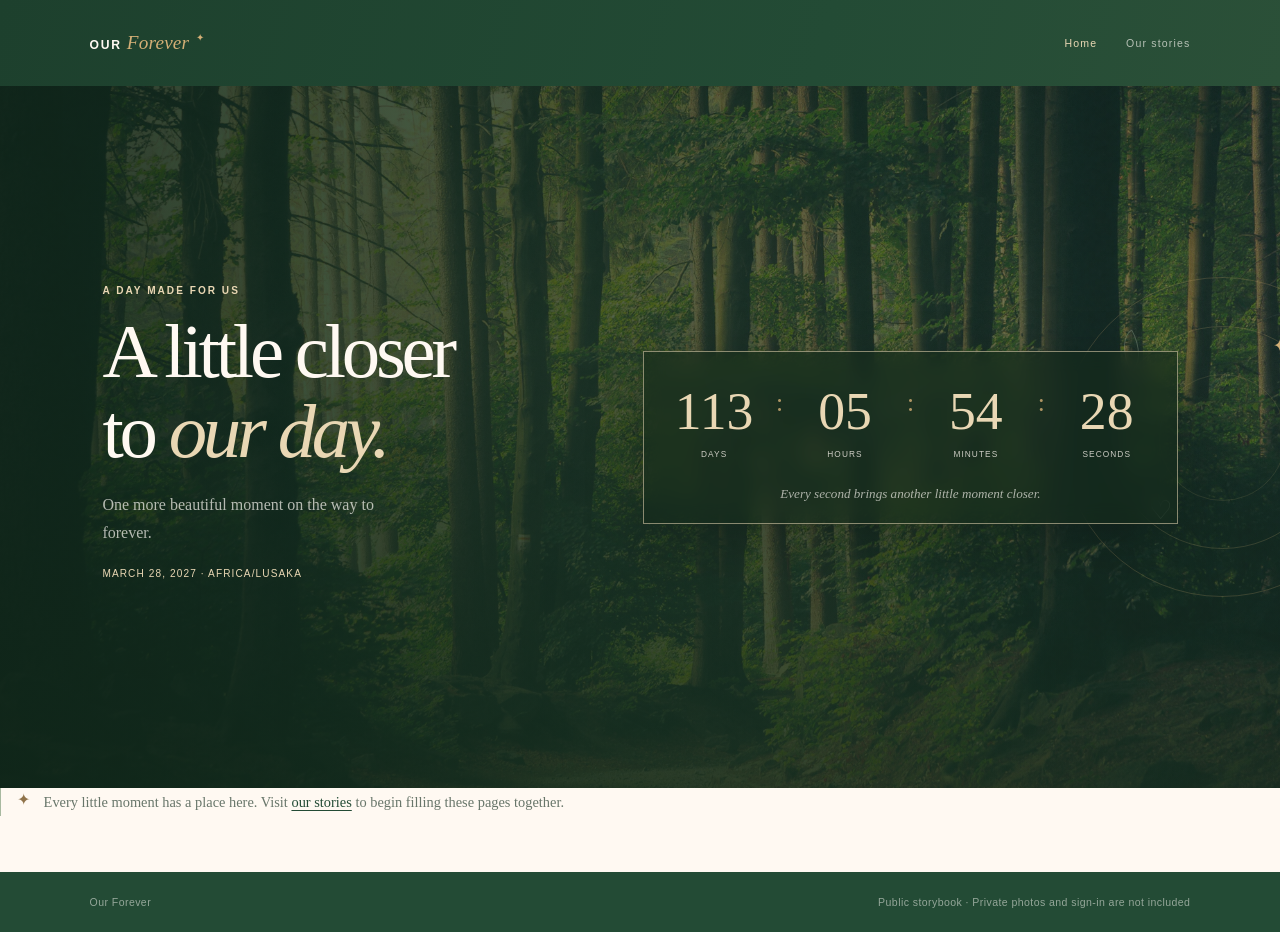
<file: index.html>
<!doctype html>
<html lang="en">
<head>
  <meta charset="utf-8">
  <meta name="viewport" content="width=device-width, initial-scale=1">
  <meta name="theme-color" content="#234B35">
  <title>Our Forever · Home</title>
  <link rel="stylesheet" href="css/site.css">
  <script src="js/static-home.js" defer></script>
</head>
<body class="dashboard-page">
  <header class="app-header">
    <a class="brand" href="index.html">Our <em>Forever</em><span aria-hidden="true">✦</span></a>
    <nav class="private-nav" aria-label="Our Forever navigation"><a class="active" aria-current="page" href="index.html">Home</a><a href="stories.html">Our stories</a></nav>
  </header>
  <main class="dashboard-main home-main">
    <section class="welcome-panel" aria-labelledby="welcome-title">
      <div class="welcome-scenery" aria-hidden="true"></div>
      <div class="welcome-shade" aria-hidden="true"></div>
      <div class="welcome-copy">
        <p class="eyebrow">A day made for us</p>
        <h1 id="welcome-title">A little closer<br>to <em>our day.</em></h1>
        <p class="welcome-caption">One more beautiful moment on the way to forever.</p>
        <p class="date-label" id="date-label">March 28, 2027 · Africa/Lusaka</p>
      </div>
      <div class="countdown-card" aria-label="Time until our anniversary">
        <div class="count-unit"><span id="count-days">—</span><small>Days</small></div><span class="count-separator" aria-hidden="true">:</span>
        <div class="count-unit"><span id="count-hours">—</span><small>Hours</small></div><span class="count-separator" aria-hidden="true">:</span>
        <div class="count-unit"><span id="count-minutes">—</span><small>Minutes</small></div><span class="count-separator" aria-hidden="true">:</span>
        <div class="count-unit"><span id="count-seconds">—</span><small>Seconds</small></div>
        <p id="count-message" class="count-message" role="status" aria-live="polite">Finding the moments until our day…</p>
      </div>
      <div class="hero-ornament" aria-hidden="true"><span class="hero-orbit"></span><span class="hero-orbit hero-orbit-inner"></span><span class="hero-star">✦</span><span class="hero-heart">♡</span></div>
    </section>
    <aside class="welcome-note"><span aria-hidden="true">✦</span><p>Every little moment has a place here. Visit <a href="stories.html">our stories</a> to begin filling these pages together.</p></aside>
  </main>
  <footer class="app-footer"><span>Our Forever</span><span>Public storybook · Private photos and sign-in are not included</span></footer>
</body>
</html>
</file>
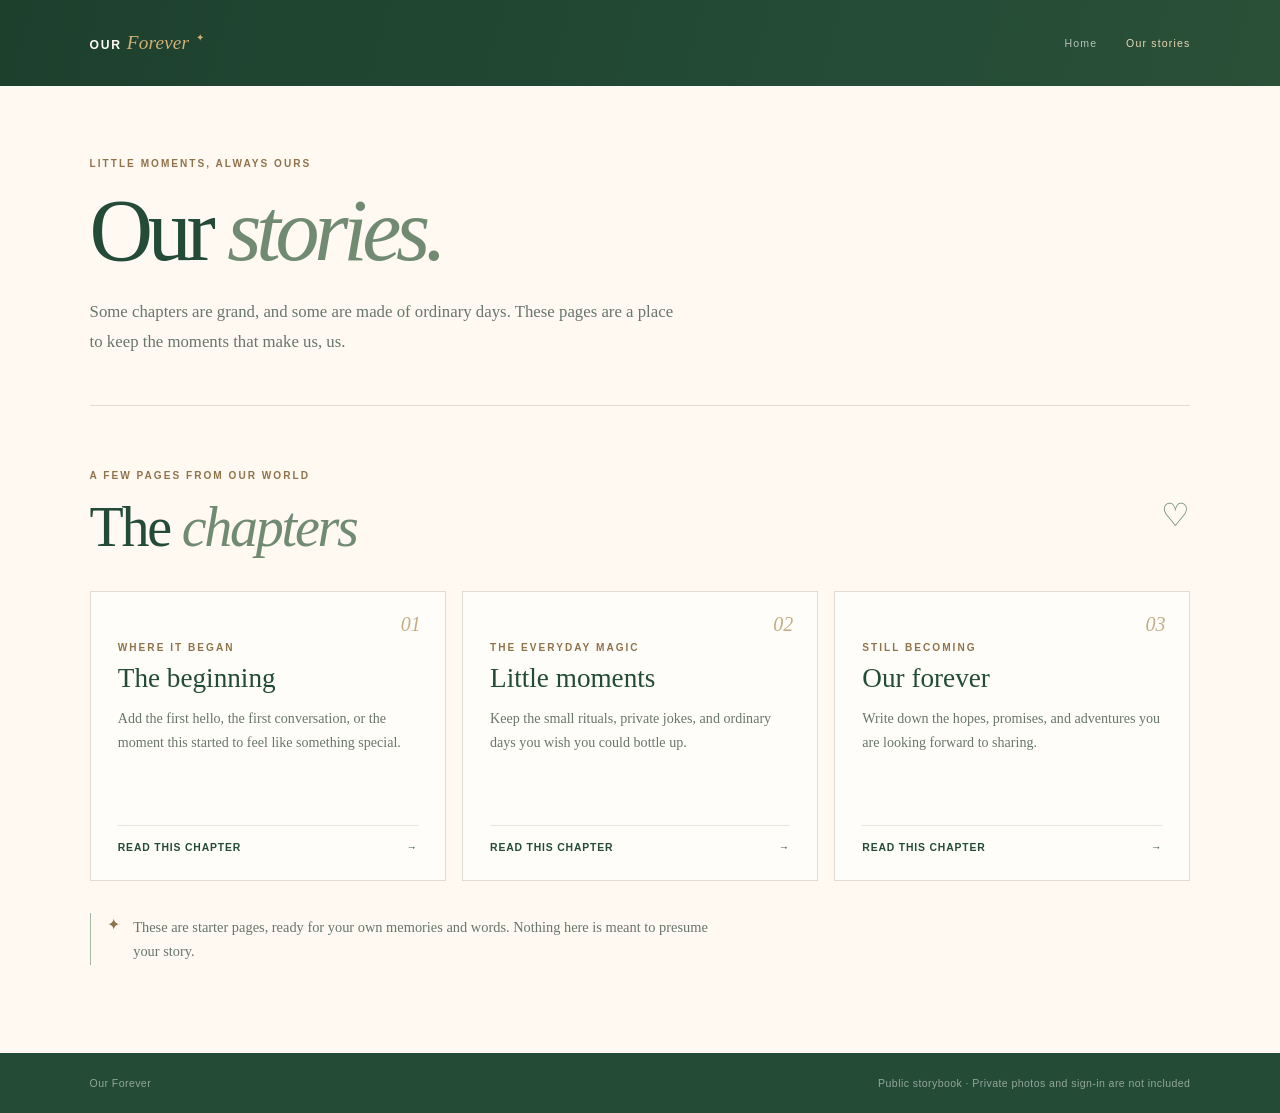
<file: stories.html>
<!doctype html>
<html lang="en">
<head>
  <meta charset="utf-8">
  <meta name="viewport" content="width=device-width, initial-scale=1">
  <meta name="theme-color" content="#234B35">
  <title>Our stories · Our Forever</title>
  <link rel="stylesheet" href="css/site.css">
</head>
<body class="dashboard-page">
  <header class="app-header">
    <a class="brand" href="index.html">Our <em>Forever</em><span aria-hidden="true">✦</span></a>
    <nav class="private-nav" aria-label="Our Forever navigation"><a href="index.html">Home</a><a class="active" aria-current="page" href="stories.html">Our stories</a></nav>
  </header>
  <main class="dashboard-main story-main">
    <section class="story-hero" aria-labelledby="stories-title">
      <p class="eyebrow">Little moments, always ours</p>
      <h1 id="stories-title">Our <em>stories.</em></h1>
      <p>Some chapters are grand, and some are made of ordinary days. These pages are a place to keep the moments that make us, us.</p>
    </section>
    <section class="story-list-section" aria-labelledby="chapters-title">
      <div class="section-heading">
        <div><p class="eyebrow">A few pages from our world</p><h2 id="chapters-title">The <em>chapters</em></h2></div>
        <span class="latest-mark" aria-hidden="true">♡</span>
      </div>
      <div class="story-grid">
        <a class="story-card" href="story-beginning.html">
          <span class="story-number" aria-hidden="true">01</span>
          <p class="eyebrow">Where it began</p>
          <h3>The beginning</h3>
          <p>Add the first hello, the first conversation, or the moment this started to feel like something special.</p>
          <span class="story-link">Read this chapter <span aria-hidden="true">→</span></span>
        </a>
        <a class="story-card" href="story-small-moments.html">
          <span class="story-number" aria-hidden="true">02</span>
          <p class="eyebrow">The everyday magic</p>
          <h3>Little moments</h3>
          <p>Keep the small rituals, private jokes, and ordinary days you wish you could bottle up.</p>
          <span class="story-link">Read this chapter <span aria-hidden="true">→</span></span>
        </a>
        <a class="story-card" href="story-forever.html">
          <span class="story-number" aria-hidden="true">03</span>
          <p class="eyebrow">Still becoming</p>
          <h3>Our forever</h3>
          <p>Write down the hopes, promises, and adventures you are looking forward to sharing.</p>
          <span class="story-link">Read this chapter <span aria-hidden="true">→</span></span>
        </a>
      </div>
    </section>
    <aside class="welcome-note"><span aria-hidden="true">✦</span><p>These are starter pages, ready for your own memories and words. Nothing here is meant to presume your story.</p></aside>
  </main>
  <footer class="app-footer"><span>Our Forever</span><span>Public storybook · Private photos and sign-in are not included</span></footer>
</body>
</html>
</file>
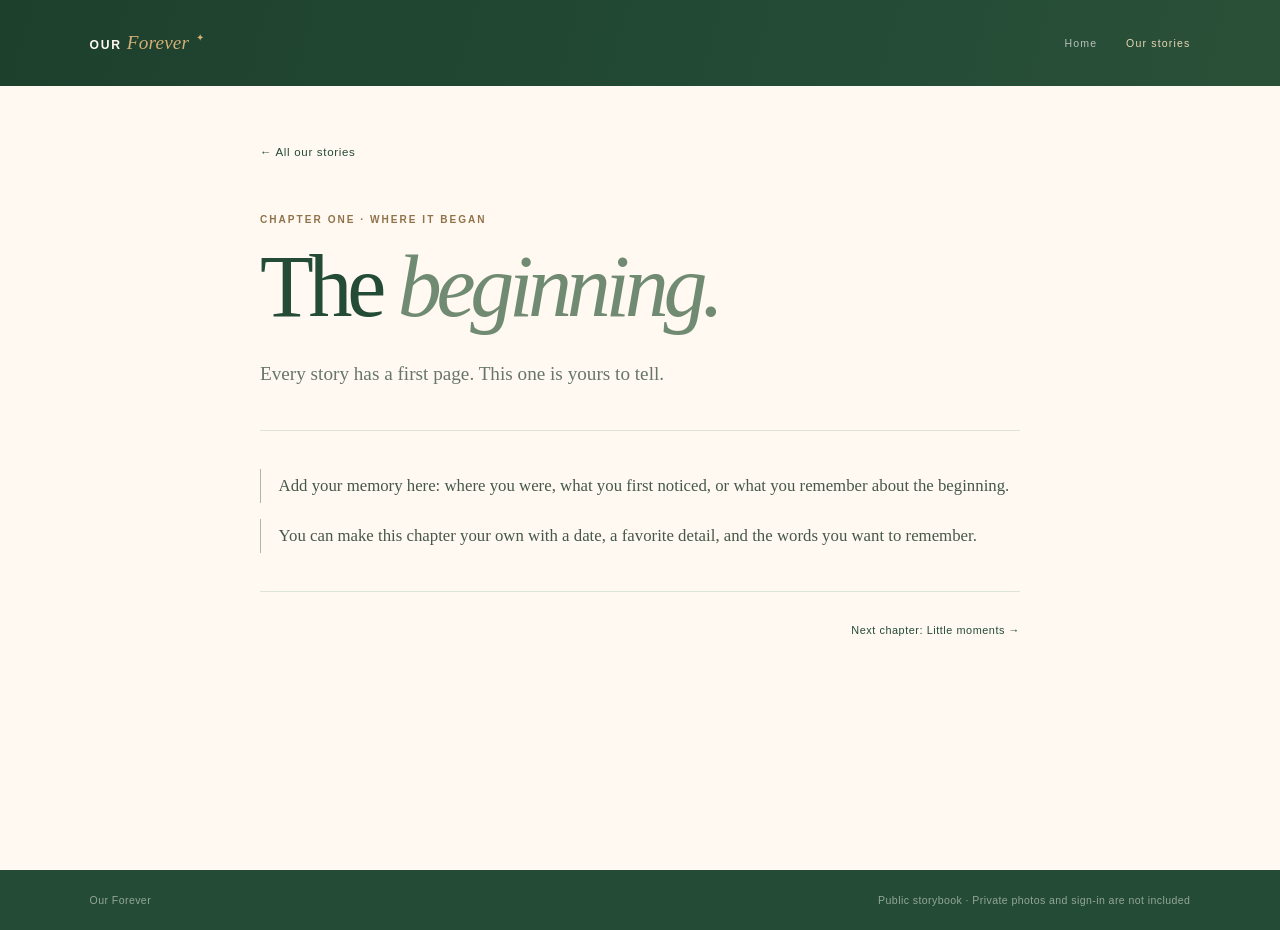
<file: story-beginning.html>
<!doctype html>
<html lang="en">
<head>
  <meta charset="utf-8">
  <meta name="viewport" content="width=device-width, initial-scale=1">
  <meta name="theme-color" content="#234B35">
  <title>The beginning · Our Forever</title>
  <link rel="stylesheet" href="css/site.css">
</head>
<body class="dashboard-page">
  <header class="app-header">
    <a class="brand" href="index.html">Our <em>Forever</em><span aria-hidden="true">✦</span></a>
    <nav class="private-nav" aria-label="Our Forever navigation"><a href="index.html">Home</a><a class="active" aria-current="page" href="stories.html">Our stories</a></nav>
  </header>
  <main class="dashboard-main story-main">
    <article class="story-article">
      <a class="back-link" href="stories.html">← All our stories</a>
      <p class="eyebrow">Chapter one · Where it began</p>
      <h1>The <em>beginning.</em></h1>
      <p class="story-lede">Every story has a first page. This one is yours to tell.</p>
      <div class="story-copy">
        <p class="story-placeholder">Add your memory here: where you were, what you first noticed, or what you remember about the beginning.</p>
        <p class="story-placeholder">You can make this chapter your own with a date, a favorite detail, and the words you want to remember.</p>
      </div>
      <nav class="story-pagination" aria-label="Story chapters">
        <span aria-hidden="true"></span>
        <a href="story-small-moments.html">Next chapter: Little moments <span aria-hidden="true">→</span></a>
      </nav>
    </article>
  </main>
  <footer class="app-footer"><span>Our Forever</span><span>Public storybook · Private photos and sign-in are not included</span></footer>
</body>
</html>
</file>
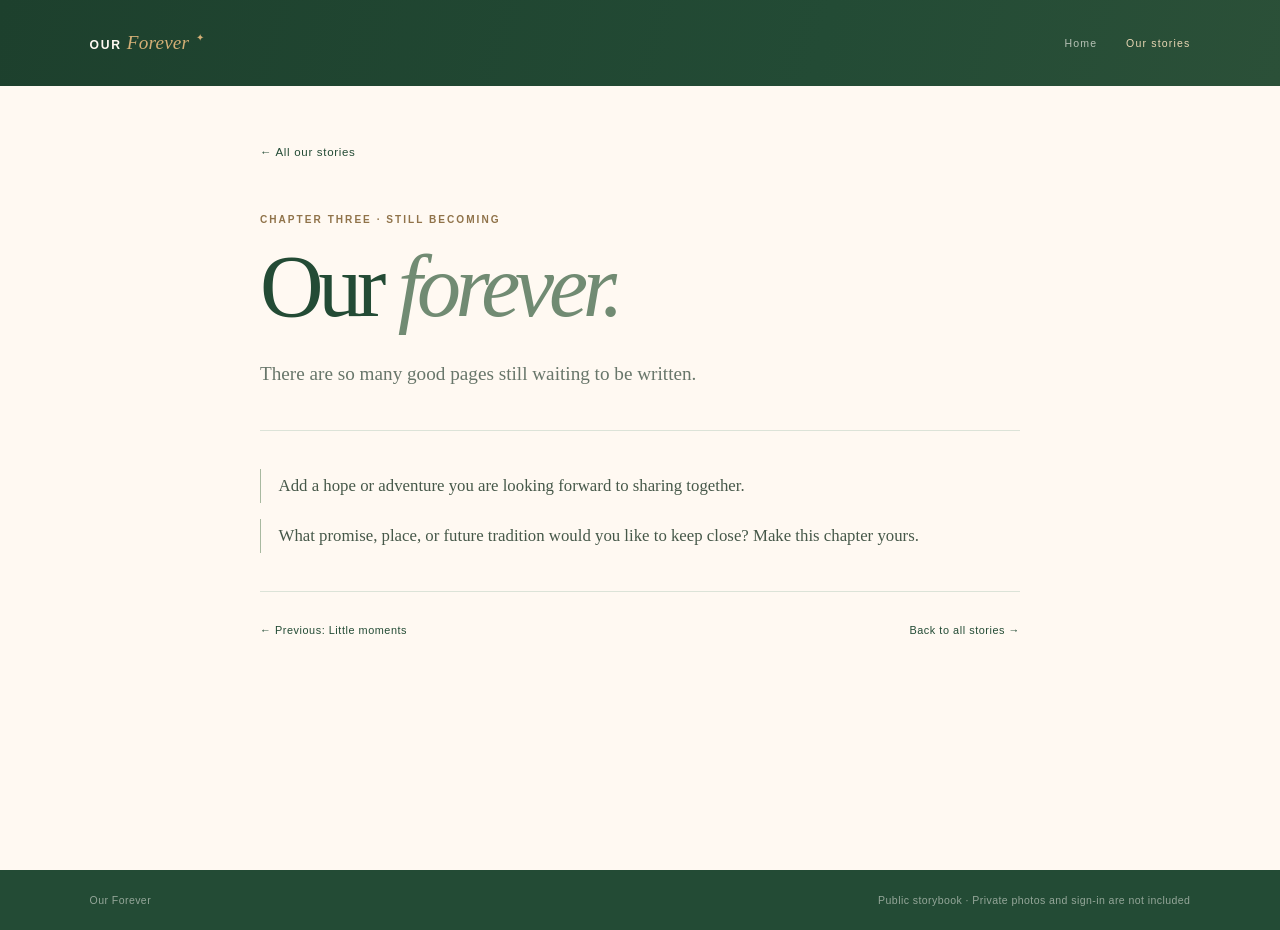
<file: story-forever.html>
<!doctype html>
<html lang="en">
<head>
  <meta charset="utf-8">
  <meta name="viewport" content="width=device-width, initial-scale=1">
  <meta name="theme-color" content="#234B35">
  <title>Our forever · Our Forever</title>
  <link rel="stylesheet" href="css/site.css">
</head>
<body class="dashboard-page">
  <header class="app-header">
    <a class="brand" href="index.html">Our <em>Forever</em><span aria-hidden="true">✦</span></a>
    <nav class="private-nav" aria-label="Our Forever navigation"><a href="index.html">Home</a><a class="active" aria-current="page" href="stories.html">Our stories</a></nav>
  </header>
  <main class="dashboard-main story-main">
    <article class="story-article">
      <a class="back-link" href="stories.html">← All our stories</a>
      <p class="eyebrow">Chapter three · Still becoming</p>
      <h1>Our <em>forever.</em></h1>
      <p class="story-lede">There are so many good pages still waiting to be written.</p>
      <div class="story-copy">
        <p class="story-placeholder">Add a hope or adventure you are looking forward to sharing together.</p>
        <p class="story-placeholder">What promise, place, or future tradition would you like to keep close? Make this chapter yours.</p>
      </div>
      <nav class="story-pagination" aria-label="Story chapters">
        <a href="story-small-moments.html"><span aria-hidden="true">←</span> Previous: Little moments</a>
        <a href="stories.html">Back to all stories <span aria-hidden="true">→</span></a>
      </nav>
    </article>
  </main>
  <footer class="app-footer"><span>Our Forever</span><span>Public storybook · Private photos and sign-in are not included</span></footer>
</body>
</html>
</file>
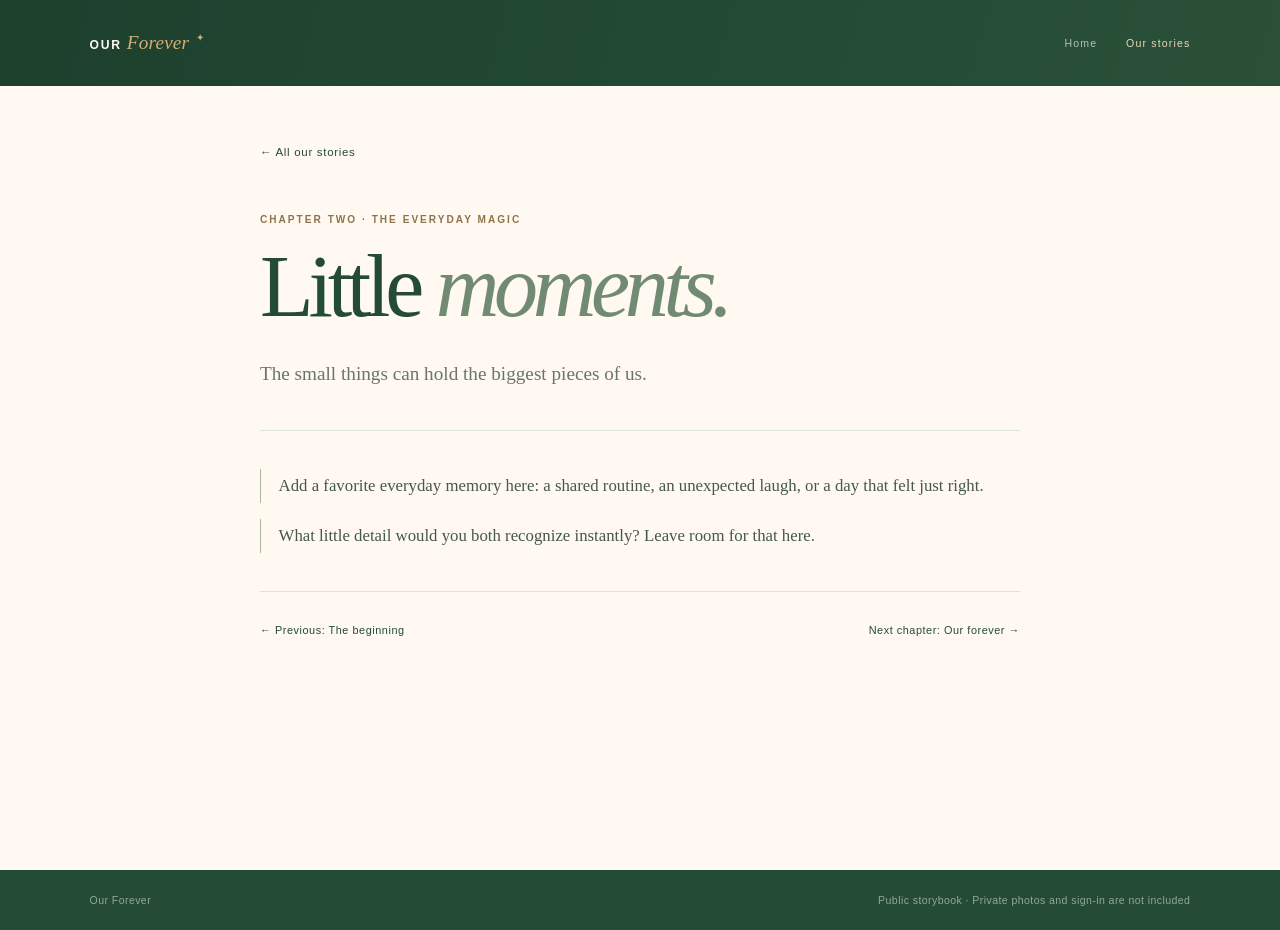
<file: story-small-moments.html>
<!doctype html>
<html lang="en">
<head>
  <meta charset="utf-8">
  <meta name="viewport" content="width=device-width, initial-scale=1">
  <meta name="theme-color" content="#234B35">
  <title>Little moments · Our Forever</title>
  <link rel="stylesheet" href="css/site.css">
</head>
<body class="dashboard-page">
  <header class="app-header">
    <a class="brand" href="index.html">Our <em>Forever</em><span aria-hidden="true">✦</span></a>
    <nav class="private-nav" aria-label="Our Forever navigation"><a href="index.html">Home</a><a class="active" aria-current="page" href="stories.html">Our stories</a></nav>
  </header>
  <main class="dashboard-main story-main">
    <article class="story-article">
      <a class="back-link" href="stories.html">← All our stories</a>
      <p class="eyebrow">Chapter two · The everyday magic</p>
      <h1>Little <em>moments.</em></h1>
      <p class="story-lede">The small things can hold the biggest pieces of us.</p>
      <div class="story-copy">
        <p class="story-placeholder">Add a favorite everyday memory here: a shared routine, an unexpected laugh, or a day that felt just right.</p>
        <p class="story-placeholder">What little detail would you both recognize instantly? Leave room for that here.</p>
      </div>
      <nav class="story-pagination" aria-label="Story chapters">
        <a href="story-beginning.html"><span aria-hidden="true">←</span> Previous: The beginning</a>
        <a href="story-forever.html">Next chapter: Our forever <span aria-hidden="true">→</span></a>
      </nav>
    </article>
  </main>
  <footer class="app-footer"><span>Our Forever</span><span>Public storybook · Private photos and sign-in are not included</span></footer>
</body>
</html>
</file>
<file: css/site.css>
:root {
  color-scheme: light;
  --wine: #234B35;
  --wine-mid: #315B40;
  --wine-soft: #54715D;
  --gold: #D4AF76;
  --gold-pale: #E9D7B4;
  --ivory: #FFF9F2;
  --paper: #F1F2E9;
  --blush: #A8B9A0;
  --ink: #26372B;
  --muted: #68766A;
  --serif: "Iowan Old Style", "Baskerville Old Face", Baskerville, Georgia, serif;
  --sans: "Avenir Next", Avenir, "Segoe UI", sans-serif;
  font-family: var(--sans);
  color: var(--ink);
  background: var(--ivory);
  font-synthesis: none;
  text-rendering: optimizeLegibility;
  -webkit-font-smoothing: antialiased;
  -moz-osx-font-smoothing: grayscale;
  scroll-behavior: smooth;
}
* { box-sizing: border-box; }
body { min-width: 320px; min-height: 100vh; margin: 0; }
button, input { font: inherit; }
button, a { -webkit-tap-highlight-color: transparent; }
a { color: inherit; }
:focus-visible { outline: 2px solid var(--gold); outline-offset: 4px; }
.skip-link { position: fixed; z-index: 20; top: 1rem; left: 1rem; padding: .8rem 1rem; transform: translateY(-160%); color: var(--wine); background: var(--ivory); }
.skip-link:focus { transform: translateY(0); }
.brand { color: var(--ivory); text-decoration: none; text-transform: uppercase; letter-spacing: .14em; font: 600 .76rem var(--sans); }
.brand em { color: var(--gold); text-transform: none; letter-spacing: .01em; font: italic 1.2rem var(--serif); }
.brand > span { display: inline-block; margin-left: .45rem; color: var(--gold); font-size: .62rem; vertical-align: top; }
.login-page { background: var(--wine); }
.login-layout { display: grid; min-height: 100vh; grid-template-columns: minmax(300px, 1fr) minmax(400px, .92fr); }
.login-art { position: relative; display: grid; min-height: 660px; overflow: hidden; place-items: center; background: radial-gradient(ellipse at 50% 48%, #52735a, #31543e 53%, #192f23); }
.login-art::after { position: absolute; inset: 0; opacity: .11; background-image: url("data:image/svg+xml,%3Csvg viewBox='0 0 180 180' xmlns='http://www.w3.org/2000/svg'%3E%3Cfilter id='n'%3E%3CfeTurbulence type='fractalNoise' baseFrequency='.8' numOctaves='3' stitchTiles='stitch'/%3E%3C/filter%3E%3Crect width='100%25' height='100%25' filter='url(%23n)' opacity='.38'/%3E%3C/svg%3E"); pointer-events: none; content: ""; }
.login-art .brand { position: absolute; z-index: 2; top: 2rem; left: 8%; }
.art-ring { position: absolute; width: min(65%, 490px); aspect-ratio: 1; border: 1px solid rgba(212,175,118,.2); border-radius: 50%; animation: float-orbit 11s ease-in-out infinite; }
.art-ring-two { width: min(78%, 590px); border-color: rgba(215,184,121,.11); animation-direction: reverse; }
.art-moon { position: relative; display: grid; width: min(51vw, 350px); aspect-ratio: 1; place-items: end center; padding-bottom: 20%; border: 1px solid rgba(233,215,180,.47); border-radius: 50%; background: radial-gradient(circle at 43% 37%, rgba(233,215,180,.68), rgba(168,185,160,.42) 16%, rgba(65,103,74,.45) 46%, rgba(35,75,53,.14) 72%); box-shadow: 0 0 110px rgba(168,185,160,.12), inset 0 0 45px rgba(233,215,180,.1); }
.art-moon::before { position: absolute; right: -10%; bottom: 13%; left: -10%; height: 30%; border-top: 1px solid rgba(240,223,185,.5); border-radius: 50% 50% 0 0; background: linear-gradient(rgba(211,167,154,.22), transparent); content: ""; }
.art-moon span { z-index: 1; color: rgba(250,247,241,.84); font: italic 1rem/1.6 var(--serif); letter-spacing: .1em; text-align: center; }
.art-caption { position: absolute; bottom: 7%; color: rgba(250,247,241,.5); font-size: .64rem; letter-spacing: .21em; text-transform: uppercase; }
.heart-field span { position: absolute; bottom: 17%; left: 29%; color: rgba(232,199,194,.7); font: 1.1rem var(--serif); animation: rise-heart 7s ease-in-out infinite; }
.heart-field span:nth-child(2) { left: 42%; bottom: 22%; animation-delay: -2s; font-size: .8rem; }
.heart-field span:nth-child(3) { left: 72%; bottom: 16%; animation-delay: -4.1s; }
.heart-field span:nth-child(4) { left: 82%; bottom: 25%; animation-delay: -1s; font-size: .75rem; }
.login-panel { position: relative; display: grid; min-height: 660px; place-items: center; padding: 5rem 9%; background: var(--ivory); }
.login-content { width: min(100%, 420px); }
.eyebrow { margin: 0 0 1rem; color: #90734A; font-size: .63rem; font-weight: 600; letter-spacing: .2em; text-transform: uppercase; }
.login-content h1 { margin: 0; color: var(--wine); font: 400 clamp(3.6rem, 6vw, 5rem)/1 var(--serif); letter-spacing: -.065em; }
.login-content h1 em, h2 em { color: #718B73; font-weight: 400; }
.login-intro { margin: 1.1rem 0 2.4rem; color: var(--muted); font: 1.03rem/1.7 var(--serif); }
.login-form { display: grid; gap: .6rem; }
.login-form label { margin-top: .45rem; color: #506653; font-size: .65rem; font-weight: 600; letter-spacing: .11em; text-transform: uppercase; }
.login-form input { min-height: 3rem; border: 1px solid #D8DED3; padding: .75rem .85rem; color: var(--ink); background: #fffdfa; font-size: .82rem; }
.login-form input::placeholder { color: #a99d95; }
.button { display: inline-flex; min-height: 3.15rem; align-items: center; justify-content: center; gap: 1rem; border: 1px solid transparent; padding: .85rem 1.3rem; text-decoration: none; font-size: .68rem; font-weight: 600; letter-spacing: .1em; transition: background .22s, transform .22s, color .22s; cursor: pointer; }
.button:hover { transform: translateY(-2px); }
.button-gold { margin-top: 1rem; color: #234B35; background: var(--gold); }
.button-gold:hover { background: var(--gold-pale); }
.button:disabled { opacity: .68; cursor: wait; transform: none; }
.form-status { min-height: 1.2rem; margin: .2rem 0 0; color: #824442; font-size: .75rem; line-height: 1.5; }
.signup-prompt { margin: 1.2rem 0 0; color: var(--muted); font-size: .76rem; }
.signup-prompt a { color: var(--wine); font-weight: 600; text-underline-offset: .2em; }
.security-note { margin-top: 1.45rem; color: #92837c; font-size: .65rem; letter-spacing: .035em; }
.login-footer { position: absolute; right: 9%; bottom: 1.6rem; color: #748276; font: italic .78rem var(--serif); }
.login-footer span { color: #718B73; }
.dashboard-page { background: var(--ivory); }
.app-header { position: relative; z-index: 4; display: flex; min-height: 5.4rem; align-items: center; justify-content: space-between; gap: 1.5rem; padding: 1rem 7vw; color: var(--ivory); background: linear-gradient(105deg, #1D402D, var(--wine) 64%, #2B5038); }
.private-nav { display: flex; flex-wrap: wrap; align-items: center; justify-content: center; gap: 1.8rem; }
.private-nav a { color: rgba(250,247,241,.68); text-decoration: none; font-size: .66rem; letter-spacing: .11em; }
.private-nav a:hover, .private-nav a.active { color: var(--gold-pale); }
.private-nav span { color: rgba(250,247,241,.42); font-size: .66rem; }
.account { display: flex; align-items: center; gap: 1rem; color: rgba(250,247,241,.72); font-size: .7rem; }
.logout-button { border: 1px solid rgba(212,175,118,.55); padding: .65rem .8rem; color: var(--gold-pale); background: transparent; font-size: .62rem; letter-spacing: .06em; cursor: pointer; }
.logout-button:hover { background: rgba(215,184,121,.1); }
.logout-status { position: absolute; top: 100%; right: 7vw; z-index: 3; margin: .4rem 0; color: #824442; font-size: .72rem; }
.dashboard-main { width: min(1120px, 86vw); margin: 0 auto; }
.home-main { width: 100%; }
.welcome-panel { position: relative; display: grid; min-height: min(78svh, 780px); grid-template-columns: 1fr 1.05fr; align-items: center; gap: 2rem; overflow: hidden; padding: 5rem clamp(2rem, 8vw, 8rem); color: var(--ivory); background: radial-gradient(ellipse at 80% 45%, #52735A, #31543E 52%, #192F23); }
.welcome-scenery, .welcome-shade { position: absolute; inset: 0; width: 100%; height: 100%; }
.welcome-scenery { z-index: 0; background-image: url("../images/scenery/garden-hero.webp"); background-position: center 52%; background-size: cover; opacity: .82; transform: scale(1.04); transition: opacity 1.2s ease, transform 8s ease; }
.welcome-panel.has-photo .welcome-scenery { opacity: .82; transform: scale(1); }
.welcome-shade { z-index: 1; background: linear-gradient(90deg, rgba(16,39,25,.86), rgba(22,48,31,.68) 48%, rgba(26,53,34,.4)), linear-gradient(0deg, rgba(15,36,23,.66), rgba(19,43,27,.08) 62%); }
.welcome-panel::after { position: absolute; inset: 0; opacity: .09; background-image: url("data:image/svg+xml,%3Csvg viewBox='0 0 180 180' xmlns='http://www.w3.org/2000/svg'%3E%3Cfilter id='n'%3E%3CfeTurbulence type='fractalNoise' baseFrequency='.7' numOctaves='2' stitchTiles='stitch'/%3E%3C/filter%3E%3Crect width='100%25' height='100%25' filter='url(%23n)' opacity='.4'/%3E%3C/svg%3E"); pointer-events: none; content: ""; }
.welcome-copy, .countdown-card { position: relative; z-index: 2; animation: home-arrive .9s cubic-bezier(.2,.7,.2,1) both; }
.welcome-copy { padding: 1rem 0; }
.welcome-copy .eyebrow { color: var(--gold-pale); }
.welcome-copy h1 { margin: 0; font: 400 clamp(3.3rem, 6vw, 5.2rem)/1.03 var(--serif); letter-spacing: -.055em; }
.welcome-copy h1 em { color: var(--gold-pale); font-weight: 400; }
.welcome-caption { max-width: 300px; margin: 1.25rem 0; color: rgba(250,247,241,.7); font: 1rem/1.8 var(--serif); }
.date-label { color: var(--gold-pale); font-size: .63rem; letter-spacing: .11em; text-transform: uppercase; }
.countdown-card { display: grid; grid-template-columns: 1fr auto 1fr auto 1fr auto 1fr; align-items: start; gap: clamp(.35rem, 1.4vw, 1.1rem); padding: 2.1rem 1.6rem 1.1rem; border: 1px solid rgba(233,215,180,.55); background: rgba(20,42,27,.61); box-shadow: 0 18px 60px rgba(0,0,0,.2); backdrop-filter: blur(10px); animation-delay: .16s; }
.count-unit { min-width: 0; text-align: center; }
.count-unit > span { display: block; color: var(--gold-pale); font: 400 clamp(2.1rem, 4.2vw, 3.8rem)/1 var(--serif); font-variant-numeric: tabular-nums; }
.count-unit small { display: block; margin-top: .65rem; color: rgba(255,249,242,.78); font-size: .52rem; letter-spacing: .13em; text-transform: uppercase; }
.count-separator { padding-top: .2rem; color: rgba(212,175,118,.8); font: 1.6rem var(--serif); }
.count-message { grid-column: 1/-1; min-height: 1.2rem; margin: .6rem 0 0; color: rgba(250,247,241,.66); font: italic .82rem var(--serif); text-align: center; }
.hero-ornament { position: absolute; z-index: 1; top: 50%; right: -8%; width: 20rem; aspect-ratio: 1; transform: translateY(-50%); border: 1px solid rgba(212,175,118,.2); border-radius: 50%; }
.hero-ornament::before, .hero-ornament::after { position: absolute; width: 1.2rem; height: 2.2rem; border: 1px solid rgba(168,185,160,.33); border-radius: 100% 0 100% 0; content: ""; }
.hero-ornament::before { top: 17%; left: 18%; transform: rotate(-28deg); }
.hero-ornament::after { right: 15%; bottom: 21%; transform: rotate(145deg); }
.hero-orbit { position: absolute; inset: 15%; border: 1px solid rgba(215,184,121,.18); border-radius: 50%; animation: float-orbit 12s ease-in-out infinite; }
.hero-orbit-inner { inset: 30%; border-color: rgba(215,184,121,.12); animation-direction: reverse; }
.hero-star { position: absolute; top: 18%; right: 30%; color: var(--gold); }
.hero-heart { position: absolute; bottom: 22%; left: 27%; color: var(--blush); font: 1.6rem var(--serif); animation: heartbeat 2s ease-in-out infinite; }
.latest-section { padding: 4.7rem 0 3.3rem; }
.section-heading { display: flex; align-items: center; justify-content: space-between; margin-bottom: 2rem; }
h2 { margin: 0; color: var(--wine); font: 400 clamp(2.5rem, 4.5vw, 3.5rem)/1.1 var(--serif); letter-spacing: -.04em; }
.latest-mark { color: #718B73; font: 2rem var(--serif); }
.updates-list { display: grid; grid-template-columns: repeat(auto-fit, minmax(220px, 1fr)); gap: 1rem; }
.empty-updates { grid-column: 1/-1; margin: 0; border: 1px solid #e4dcd1; padding: 1.35rem 1.5rem; color: var(--muted); background: #fffdfa; font: italic .95rem/1.6 var(--serif); }
.update-card { border: 1px solid #e4dcd1; padding: 1.35rem 1.5rem; background: #fffdfa; }
.update-card h3 { margin: 0 0 .6rem; color: var(--wine); font: 400 1.35rem var(--serif); }
.update-card p { margin: 0 0 1rem; color: var(--muted); font: .87rem/1.7 var(--serif); white-space: pre-wrap; }
.update-card time { color: #90734A; font-size: .6rem; letter-spacing: .08em; }
.welcome-note { display: flex; align-items: flex-start; gap: .85rem; max-width: 620px; margin: 0 0 3.5rem; border-left: 1px solid #A8B9A0; padding: .1rem 0 .1rem 1rem; }
.welcome-note > span { color: #90734A; }
.welcome-note p { margin: 0; color: var(--muted); font: .9rem/1.7 var(--serif); }
.welcome-note a { color: var(--wine); text-underline-offset: .2em; }
.home-memories { margin: 0 0 3.5rem; border-top: 1px solid #e4dcd1; padding-top: 2rem; }
.home-memories-heading { display: flex; align-items: flex-end; justify-content: space-between; gap: 1rem; margin-bottom: 1.2rem; }
.home-memories-heading .eyebrow { margin-bottom: .5rem; }
.home-memories h2 { font-size: clamp(2rem, 3.5vw, 2.8rem); }
.home-memories .story-link { width: auto; gap: 2rem; margin: 0; border: 0; padding: 0 0 .6rem; text-decoration: none; }
.home-memory-preview { display: grid; grid-template-columns: repeat(4, minmax(0, 1fr)); gap: .75rem; }
.home-memory-preview a { display: block; overflow: hidden; aspect-ratio: 4/3; border: 1px solid rgba(88,119,91,.24); background: #EDF1E9; }
.home-memory-preview img { display: block; width: 100%; height: 100%; object-fit: cover; transition: transform .3s ease; }
.home-memory-preview a:hover img { transform: scale(1.04); }
.home-memory-status { margin: .7rem 0 0; color: var(--muted); font: italic .82rem var(--serif); }
.story-main { min-height: calc(100vh - 10.8rem); padding-bottom: 2rem; }
.story-hero { margin: 4.5rem 0 4rem; border-bottom: 1px solid #e4dcd1; padding: 0 0 3rem; }
.story-hero h1, .story-article h1 { margin: 0; color: var(--wine); font: 400 clamp(3.5rem, 7vw, 5.5rem)/1.05 var(--serif); letter-spacing: -.06em; }
.story-hero h1 em, .story-article h1 em { color: #718B73; font-weight: 400; }
.story-hero > p:last-child { max-width: 600px; margin: 1.2rem 0 0; color: var(--muted); font: 1.05rem/1.8 var(--serif); }
.story-list-section { padding-bottom: 2rem; }
.story-grid { display: grid; grid-template-columns: repeat(auto-fit, minmax(230px, 1fr)); gap: 1rem; }
.story-card { position: relative; display: flex; min-height: 290px; flex-direction: column; align-items: flex-start; border: 1px solid #e4dcd1; padding: 1.7rem; color: inherit; background: #fffdfa; text-decoration: none; transition: transform .22s, border-color .22s, box-shadow .22s; }
.story-card:hover { transform: translateY(-3px); border-color: #A8B9A0; box-shadow: 0 12px 28px rgba(35,75,53,.09); }
.story-card .eyebrow { margin: 1.4rem 0 .65rem; }
.story-number { position: absolute; top: 1.3rem; right: 1.5rem; color: #c4ad86; font: italic 1.25rem var(--serif); }
.story-card h3 { margin: 0; color: var(--wine); font: 400 1.7rem var(--serif); }
.story-card > p:not(.eyebrow) { margin: .8rem 0 1.5rem; color: var(--muted); font: .88rem/1.7 var(--serif); }
.story-link { display: flex; width: 100%; justify-content: space-between; margin-top: auto; border-top: 1px solid #E3E8DF; padding-top: 1rem; color: var(--wine); font-size: .65rem; font-weight: 600; letter-spacing: .08em; text-transform: uppercase; }
.story-article { max-width: 760px; margin: 3.5rem auto 5rem; }
.back-link { display: inline-block; margin-bottom: 3.5rem; color: var(--wine); font-size: .72rem; letter-spacing: .06em; text-decoration: none; }
.back-link:hover, .story-pagination a:hover { color: var(--wine); }
.story-article h1 { margin-top: .4rem; }
.story-lede { margin: 1.5rem 0 2.5rem; color: var(--muted); font: 1.2rem/1.7 var(--serif); }
.story-copy { border-top: 1px solid #DCE3D8; border-bottom: 1px solid #DCE3D8; padding: 1.3rem 0; }
.story-copy p { color: #465849; font: 1.05rem/2 var(--serif); }
.story-placeholder { border-left: 1px solid #A8B9A0; padding-left: 1.1rem; }
.story-pagination { display: flex; justify-content: space-between; gap: 1rem; margin-top: 2rem; }
.story-pagination a { color: var(--wine); font-size: .68rem; letter-spacing: .05em; text-decoration: none; }
.memory-main { width: 100%; min-height: calc(100svh - 5.4rem); margin: 0; padding: 0; }
.memory-gallery-section { width: min(1120px, 88vw); margin: 0 auto; padding: 3.2rem 0 4rem; }
.memory-gallery-heading { display: flex; align-items: end; justify-content: space-between; gap: 1.5rem; border-bottom: 1px solid #DCE3D8; padding-bottom: 1.7rem; }
.memory-gallery-heading .eyebrow { margin: 0 0 .65rem; color: #90734A; font-size: .63rem; letter-spacing: .17em; text-transform: uppercase; }
.memory-gallery-heading h1 { margin: 0; color: var(--wine); font: 400 clamp(2.8rem, 7vw, 5.2rem)/1 var(--serif); letter-spacing: -.055em; }
.memory-gallery-heading h1 em { color: #718B73; font-weight: 400; }
.memory-intro { margin: .7rem 0 0; color: var(--muted); font: 1rem/1.6 var(--serif); }
.memory-relive-button { display: inline-flex; min-height: 3.1rem; align-items: center; justify-content: center; gap: .8rem; flex: 0 0 auto; border: 1px solid var(--wine); border-radius: 2px; padding: .75rem 1.15rem; color: var(--ivory); background: var(--wine); font-size: .67rem; letter-spacing: .09em; text-transform: uppercase; cursor: pointer; transition: background .2s, color .2s, transform .2s; }
.memory-relive-button:hover { transform: translateY(-2px); color: var(--wine); background: transparent; }
.memory-relive-button:disabled { opacity: .55; cursor: not-allowed; }
.memory-count { margin: 1rem 0 1.3rem; color: var(--muted); font-size: .63rem; letter-spacing: .1em; text-align: right; text-transform: uppercase; }
.memory-grid { display: grid; grid-template-columns: repeat(3, minmax(0, 1fr)); gap: 1.2rem; }
.memory-card { min-width: 0; color: inherit; text-decoration: none; }
.memory-card figure { position: relative; display: grid; aspect-ratio: 4 / 3; overflow: hidden; margin: 0; place-items: center; border: 1px solid rgba(88,119,91,.24); background: #EDF1E9; box-shadow: 0 5px 20px rgba(35,75,53,.09); transition: box-shadow .35s, transform .35s; }
.memory-card:hover figure, .memory-card:focus-visible figure { transform: translateY(-3px); box-shadow: 0 12px 32px rgba(35,75,53,.17); }
.memory-card img { display: block; width: 100%; height: 100%; object-fit: contain; transition: transform .65s cubic-bezier(.2,.7,.2,1); }
.memory-card:hover img { transform: scale(1.035); }
.memory-card figcaption { position: absolute; right: 0; bottom: 0; left: 0; padding: 2rem .85rem .7rem; color: white; background: linear-gradient(transparent, rgba(34,13,21,.65)); font: .88rem/1.4 var(--serif); pointer-events: none; }
.memory-card.is-pending { opacity: 0; transform: translateY(18px); }
.memory-card.is-visible { opacity: 1; transform: translateY(0); transition: opacity .65s ease var(--entrance-delay, 0ms), transform .65s cubic-bezier(.2,.7,.2,1) var(--entrance-delay, 0ms); }
.memory-card.is-unavailable figure::after { position: absolute; inset: 0; display: grid; place-items: center; padding: 1rem; color: var(--muted); background: #EDF1E9; content: "This photo is unavailable"; font: .95rem/1.5 var(--serif); text-align: center; }
.memory-empty { border: 1px solid #e4dcd1; padding: 1.5rem; color: var(--muted); background: #fffdfa; font: .95rem/1.7 var(--serif); }
.memory-viewer { width: 100%; height: calc(100svh - 12rem); min-height: 26rem; max-width: none; max-height: none; overflow: hidden; border: 0; padding: 0; color: var(--ivory); background: #14271B; }
.memory-viewer[hidden] { display: none; }
.viewer-shell { display: grid; width: 100%; height: 100%; grid-template-rows: auto minmax(0, 1fr) auto auto; padding: clamp(1rem, 3vw, 2rem) clamp(1rem, 4vw, 3.5rem); }
.viewer-topbar { display: flex; align-items: center; justify-content: space-between; }
.viewer-counter { margin: 0; color: rgba(255,255,255,.68); font-size: .67rem; letter-spacing: .16em; }
.viewer-icon-button { display: grid; width: 3rem; height: 3rem; flex: 0 0 auto; place-items: center; border: 1px solid rgba(233,215,180,.55); border-radius: 50%; color: var(--ivory); background: rgba(35,75,53,.55); font: 1.7rem/1 var(--serif); cursor: pointer; transition: border-color .2s, background .2s; }
.viewer-icon-button:hover { border-color: var(--gold-pale); background: rgba(75,112,78,.8); }
.viewer-close { font: 1.8rem/1 sans-serif; }
.viewer-stage { position: relative; display: grid; min-height: 0; overflow: hidden; place-items: center; touch-action: pan-y; }
.viewer-photo { position: absolute; inset: 0; display: block; width: 100%; height: 100%; object-fit: contain; opacity: 0; transform: scale(1.025); transition: opacity .55s ease, transform 7s linear; }
.viewer-photo.is-active { z-index: 1; opacity: 1; transform: scale(1); }
.viewer-photo.is-transitioning { z-index: 2; transform: scale(1); }
.viewer-photo.is-leaving { opacity: 0; }
.viewer-arrow { position: absolute; z-index: 3; top: 50%; transform: translateY(-50%); width: 3.2rem; height: 3.2rem; color: var(--ivory); background: rgba(20,42,27,.72); font-size: 2rem; }
.viewer-arrow:hover { transform: translateY(-50%); }
.viewer-previous { left: .5rem; }
.viewer-next { right: .5rem; }
.viewer-status { position: absolute; z-index: 4; bottom: .5rem; left: 50%; transform: translateX(-50%); color: rgba(255,255,255,.82); font-size: .8rem; text-align: center; }
.viewer-caption-block { padding: .75rem 0 .5rem; text-align: center; }
.viewer-caption-block .eyebrow { margin: 0 0 .35rem; color: var(--gold-pale); font-size: .57rem; letter-spacing: .17em; text-transform: uppercase; }
.viewer-caption-block h1, .viewer-caption-block h2 { margin: 0; color: var(--ivory); font: 400 clamp(1.35rem, 3vw, 2rem)/1.2 var(--serif); }
.viewer-caption-block time { display: block; margin-top: .4rem; color: rgba(255,255,255,.65); font-size: .68rem; }
.viewer-controls { display: flex; min-height: 3.5rem; align-items: center; justify-content: center; gap: clamp(1rem, 5vw, 3.5rem); border-top: 1px solid rgba(255,255,255,.16); }
.viewer-text-button { display: inline-flex; min-height: 2.75rem; align-items: center; border: 0; padding: .5rem .3rem; color: rgba(255,255,255,.82); background: transparent; font-size: .65rem; letter-spacing: .08em; text-decoration: none; text-transform: uppercase; cursor: pointer; }
.viewer-text-button:hover { color: var(--gold-pale); }
.viewer-text-button[hidden] { display: none; }
.viewer-exit { color: var(--gold-pale); }
.app-footer { display: flex; justify-content: space-between; gap: 1rem; padding: 1.5rem 7vw; color: rgba(250,247,241,.53); background: var(--wine); font-size: .66rem; letter-spacing: .04em; }
.app-footer i { color: var(--gold); font-style: normal; }

@keyframes float-orbit { 0%,100% { transform: rotate(-7deg) scale(1); } 50% { transform: rotate(7deg) scale(1.035); } }
@keyframes rise-heart { 0% { opacity: 0; transform: translateY(10px); } 20% { opacity: .7; } 85% { opacity: .5; } 100% { opacity: 0; transform: translateY(-95px) rotate(12deg); } }
@keyframes heartbeat { 0%,100% { transform: scale(1); } 14% { transform: scale(1.12); } 28% { transform: scale(1); } }
@keyframes home-arrive { from { opacity: 1; transform: translateY(16px); } to { opacity: 1; transform: translateY(0); } }

@media (max-width: 800px) {
  .login-layout { grid-template-columns: minmax(240px, .8fr) 1.2fr; }
  .login-art { min-height: 600px; }
  .login-panel { min-height: 600px; padding: 4rem 7%; }
  .app-header { flex-wrap: wrap; padding: 1rem 5vw; }
  .private-nav { order: 3; width: 100%; justify-content: flex-start; }
  .memory-main { min-height: calc(100svh - 8rem); }
  .memory-grid { grid-template-columns: repeat(2, minmax(0, 1fr)); }
  .welcome-panel { min-height: 680px; grid-template-columns: 1fr; justify-items: start; gap: 1rem; padding: 3.5rem 8vw; }
  .countdown-card { width: min(100%, 540px); }
  .hero-ornament { right: -9rem; }
}
@media (max-width: 560px) {
  .login-layout { display: block; }
  .login-art { min-height: 38vh; min-height: 38svh; }
  .login-art .brand { top: 1.35rem; left: 7%; }
  .art-moon { width: min(54vw, 220px); padding-bottom: 15%; }
  .art-moon span { font-size: .75rem; }
  .art-caption { bottom: 1.5rem; font-size: .53rem; }
  .art-ring { width: min(65vw, 300px); }
  .art-ring-two { width: min(78vw, 360px); }
  .heart-field span { bottom: 10%; }
  .heart-field span:nth-child(2), .heart-field span:nth-child(4) { bottom: 15%; }
  .login-panel { min-height: 62vh; min-height: 62svh; padding: 3.3rem 8% 4.7rem; }
  .login-content h1 { font-size: 3.55rem; }
  .login-footer { right: 8%; bottom: 1.25rem; }
  .app-header { gap: .7rem; }
  .private-nav { gap: 1rem; }
  .private-nav span { font-size: .58rem; }
  .account { gap: .55rem; font-size: .63rem; }
  .logout-button { padding: .55rem .6rem; }
  .dashboard-main { width: 90vw; }
  .welcome-panel { padding: 3rem 7vw; }
  .welcome-scenery { background-image: url("../images/scenery/garden-hero-mobile.webp"); background-position: center 48%; }
  .welcome-copy h1 { font-size: 3.4rem; }
  .story-hero { margin: 3rem 0; }
  .story-article { margin: 2.5rem auto 3.5rem; }
  .story-pagination { flex-wrap: wrap; }
  .memory-gallery-section { width: 90vw; padding: 2rem 0 3rem; }
  .memory-gallery-heading { align-items: flex-start; flex-direction: column; gap: 1rem; }
  .memory-gallery-heading h1 { font-size: clamp(2.9rem, 13vw, 4rem); }
  .memory-relive-button { width: 100%; min-height: 3.25rem; }
  .memory-grid { gap: .6rem; }
  .memory-card figure { aspect-ratio: 3 / 4; }
  .memory-card figcaption { padding: 1.7rem .5rem .5rem; font-size: .77rem; }
  .memory-viewer { height: calc(100svh - 12rem); min-height: 24rem; }
  .viewer-shell { padding: .75rem; }
  .viewer-topbar { min-height: 3rem; }
  .viewer-icon-button { width: 2.85rem; height: 2.85rem; }
  .viewer-arrow { width: 2.7rem; height: 2.7rem; }
  .viewer-previous { left: .1rem; }
  .viewer-next { right: .1rem; }
  .viewer-controls { gap: .45rem; justify-content: space-around; }
  .viewer-text-button { min-height: 2.9rem; font-size: .56rem; letter-spacing: .045em; }
  .home-memories-heading { align-items: flex-start; flex-direction: column; }
  .home-memory-preview { grid-template-columns: repeat(2, minmax(0, 1fr)); gap: .5rem; }
  .countdown-card { gap: .32rem; padding: 1.5rem .7rem .85rem; }
  .count-unit > span { font-size: clamp(1.7rem, 9vw, 2.55rem); }
  .count-unit small { font-size: .44rem; letter-spacing: .08em; }
  .count-separator { font-size: 1.2rem; }
  .latest-section { padding-top: 3.4rem; }
  .app-footer { padding-right: 5vw; padding-left: 5vw; font-size: .59rem; }
}
@media (prefers-reduced-motion: reduce) {
  *, *::before, *::after { scroll-behavior: auto !important; animation-duration: .01ms !important; animation-iteration-count: 1 !important; transition-duration: .01ms !important; }
  .memory-card.is-pending { opacity: 1; transform: none; }
}
</file>
